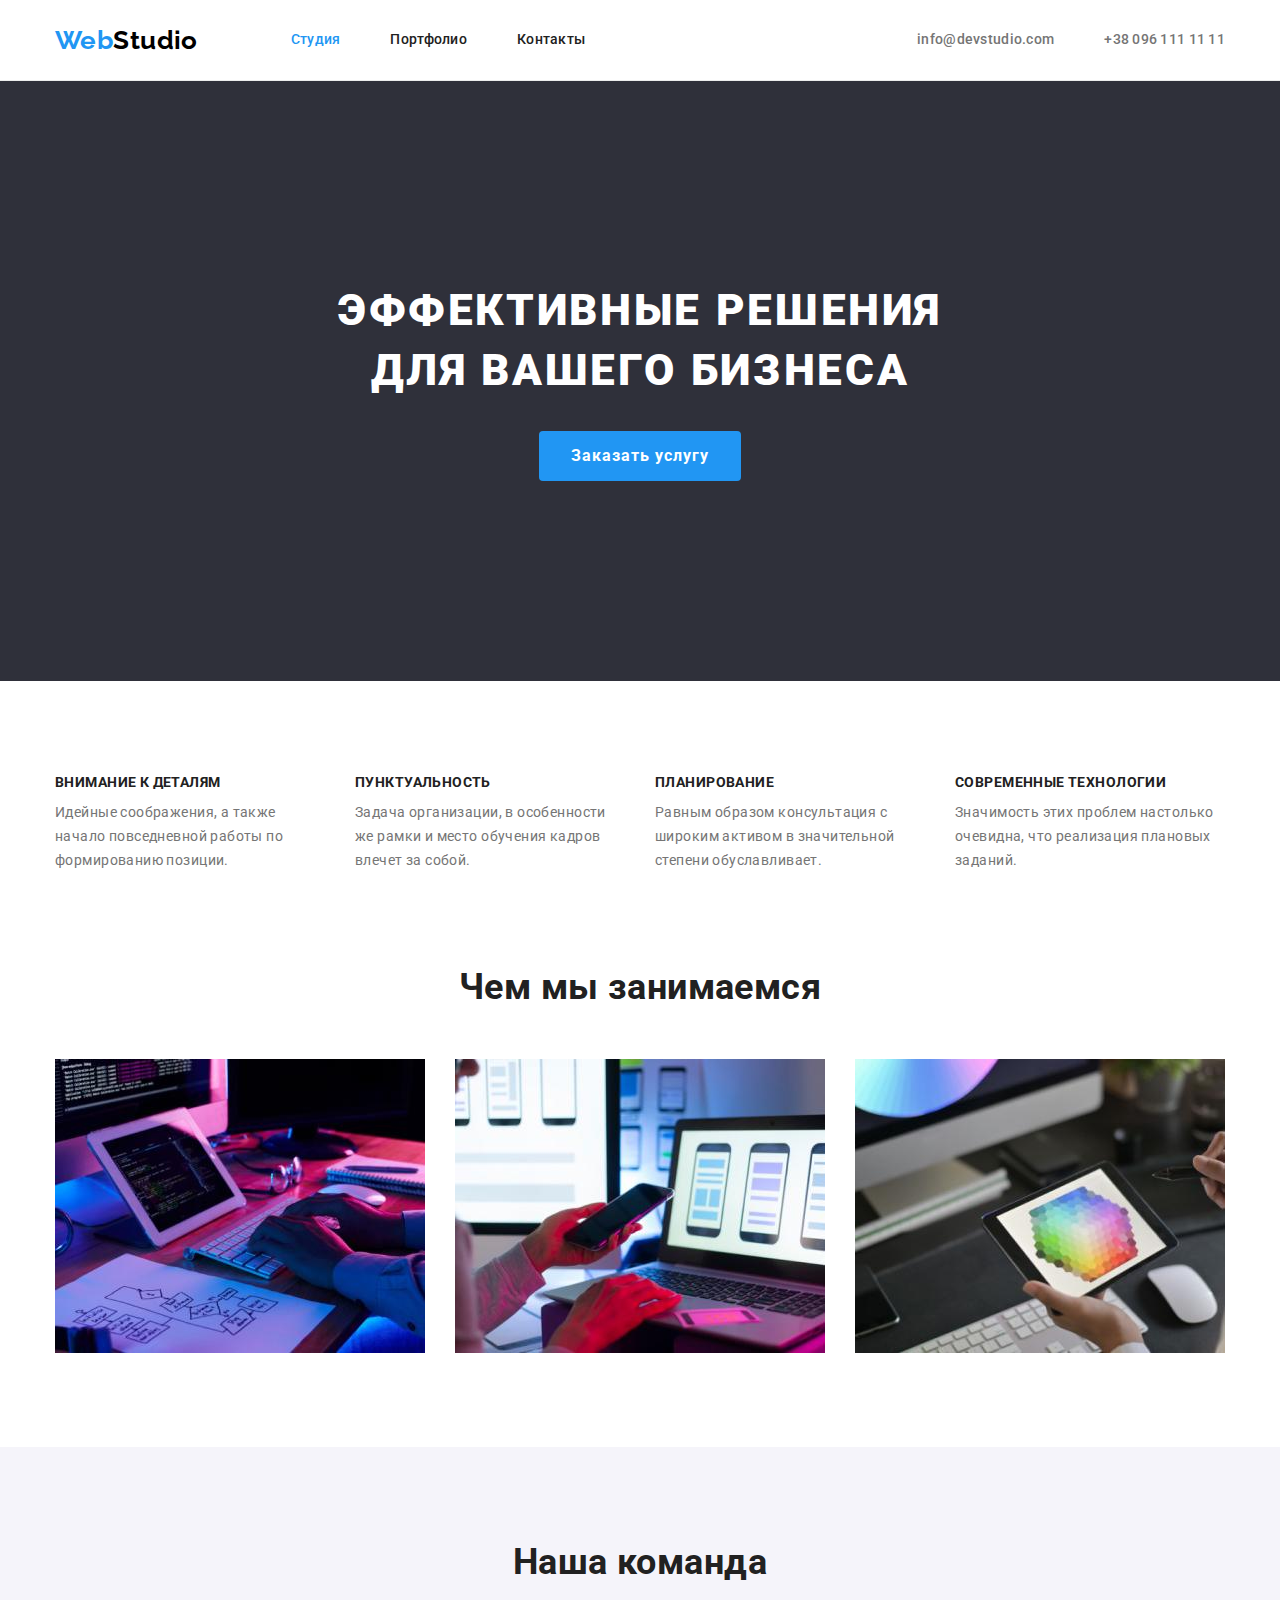
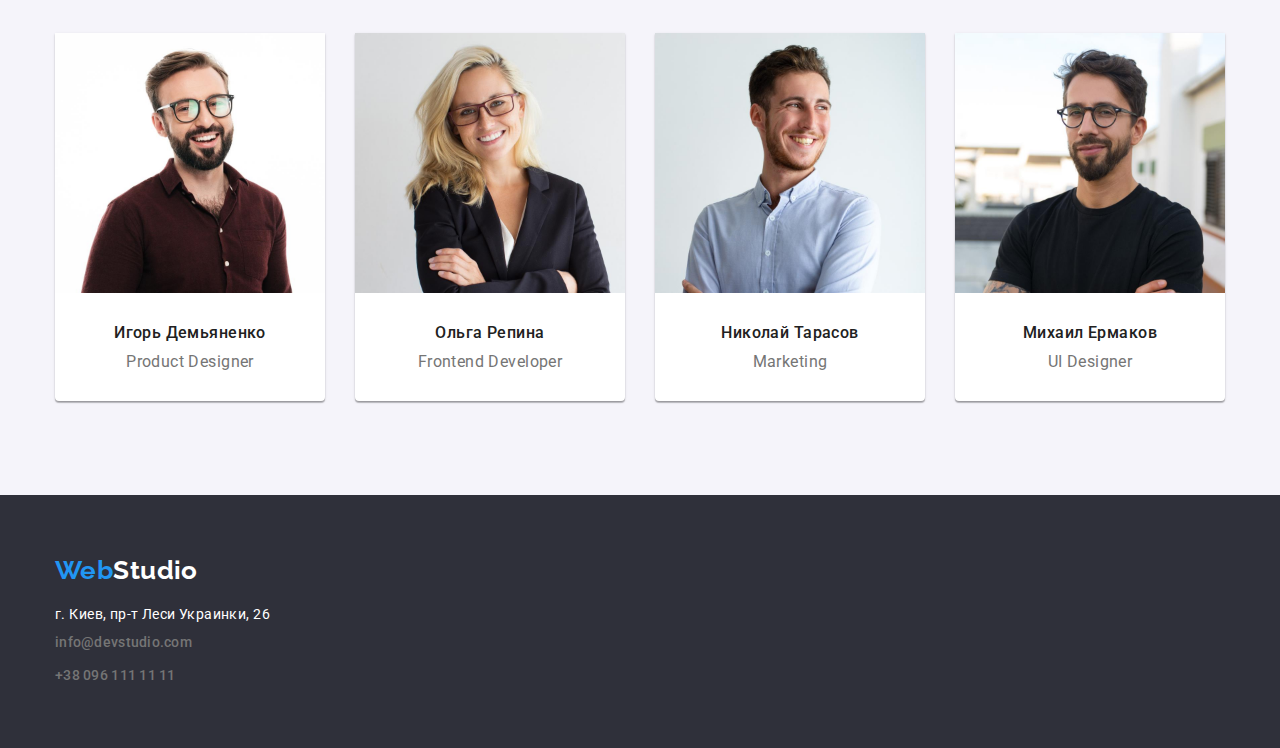
<file: index.html>
<!DOCTYPE html>
<html lang="ru">
<head>
    <meta charset="UTF-8">
    <meta http-equiv="X-UA-Compatible" content="IE=edge">
    <meta name="viewport" content="width=device-width, initial-scale=1.0">
    <link rel="preconnect" href="https://fonts.googleapis.com">
    <link rel="preconnect" href="https://fonts.gstatic.com" crossorigin>
    <link href="https://fonts.googleapis.com/css2?family=Raleway:wght@700&family=Roboto:wght@400;500;700;900&display=swap" rel="stylesheet">
    <title>Document</title>
    <link rel="stylesheet" href="https://cdnjs.cloudflare.com/ajax/libs/modern-normalize/1.1.0/modern-normalize.min.css">
    <Link rel="stylesheet" href="./css/styles.css"></Link>
</head>
<body>
    <!-- Верхняя линия -->
    <header class="header">
        <div class="container main-nav">
            <nav class="header-nav">
                <a href="./index.html" class="header-logo link">Web<span class="logo-accent-black">Studio</span> 
                </a>
                <ul class="header-list list">
                    <li class="header-item"><a href="./index.html" class="header-link current link">Студия</a></li>
                    <li class="header-item"><a href="./portfolio.html" class="header-link link">Портфолио</a></li>
                    <li class="header-item"><a href="" class="header-link link">Контакты</a></li>
                </ul>
            </nav>
            <ul class="contacts list">
                <li class="contact-item"><a href="mailto:info@devstudio.com" class="contact-link link">info@devstudio.com</a></li>
                <li class="contact-item"><a href="tel:+380961111111" class="contact-link link">+38 096 111 11 11</a></li>
            </ul>
        </div>
    </header>
    <main>
            <!-- Шапка -->
                <section class="hero">
                    <div class="container">
                        <h1 class="hero-title">Эффективные решения для вашего бизнеса</h1>
                        <button type="button" class="hero-bth">Заказать услугу</button>
                    </div>
                </section>
            <!-- Особенности -->
            <section class="about">
                <div class="container">
                    <h2 class="visually-hidden">Почему мы лучшие</h2>
                    <ul class="about-list list">
                        <li class="about-item">
                            <h3 class="about-title">Внимание к деталям</h3>
                            <p class="about-text">Идейные соображения, а также начало повседневной работы по формированию позиции.</p>
                        </li>
                        <li class="about-item">
                            <h3 class="about-title">Пунктуальность</h3>
                            <p class="about-text"> Задача организации, в особенности же рамки и место обучения кадров влечет за собой.</p>
                        </li>
                        <li class="about-item">
                            <h3 class="about-title">Планирование</h3>
                            <p class="about-text">Равным образом консультация с широким активом в значительной степени обуславливает.</p>
                        </li>
                        <li class="about-item">
                            <h3 class="about-title">Современные технологии</h3>
                            <p class="about-text">Значимость этих проблем настолько очевидна, что реализация плановых заданий.</p>
                        </li>
                    </ul>
                </div>
            </section>
            <!-- Чем мы занимаемся -->
            <section class="work">
                <div class="container">
                    <h2 class="about-work">Чем мы занимаемся</h2>
                    <ul class="imag-work list">
                        <li class="imag-item"><img src="images/programming.jpg" alt="Человек пишет программу" width="370" height="294"></li>
                        <li class="imag-item"><img src="images/phone.jpg" alt="Проверка мобильной версии" width="370" height="294"></li>
                        <li class="imag-item"><img src="images/colors.jpg" alt="Цветовая палитра" width="370" height="294"></li>
                    </ul>
                </div>
            </section>
            <!-- Наша команда -->
            <section class="teame">
                <div class="container">
                    <h2 class="about-team">Наша команда</h2>
                    <ul class="team-list list">
                        <li class="teame-item">
                            <img src="images/Igor_Demyanenko.jpg" alt="Наш продукт дизайнер" width="270" height="260">
                            <div class="team-card">
                                <h3 class="team-name">Игорь Демьяненко</h3>
                                <p class="team-position">Product Designer</p>
                            </div>
                        </li>
                        <li class="teame-item">
                            <img src="images/Olga_Repina.jpg" alt="Наш фронтент девелопер" width="270" height="260">
                            <div class="team-card">                                
                                <h3 class="team-name">Ольга Репина</h3>
                                <p class="team-position">Frontend Developer</p>
                            </div>
                        </li>
                        <li class="teame-item">
                            <img src="images/Nikolai_Tarasov.jpg" alt="Наш маркетолог" width="270" height="260">
                            <div class="team-card">                                
                                <h3 class="team-name">Николай Тарасов</h3>
                                <p class="team-position">Marketing</p>
                            </div>
                        </li>
                        <li class="teame-item">
                            <img src="images/Mikhail_Ermakov.jpg" alt="Наш ЮАЙ дизайнер" width="270" height="260">
                            <div class="team-card">                                
                                <h3 class="team-name">Михаил Ермаков</h3>
                                <p class="team-position">UI Designer</p>
                            </div>
                        </li>
                    </ul>
                </div>
            </section>
    </main>
    <!-- Подвал -->
    <footer class="footer">
        <div class="container">
            <a href="./index.html" class="logo-footer link">Web<span class="logo-accent-white">Studio</span>
            </a>
            <address class="address">
                <ul class="address-list list">
                    <li class="address-item"><a href="https://g.page/stamp-capital?share" target="_blank" rel="noreferrer noopener" class="address-link link">г. Киев, пр-т Леси Украинки, 26</a></li>
                    <li class="address-item"><a href="mailto:info@devstudio.com" class="contact-link link">info@devstudio.com</a></li>
                    <li class="address-item"><a href="tel:+380961111111" class="contact-link link">+38 096 111 11 11</a></li>
                </ul>
            </address>
        </div>
    </footer>
</body>
</html>
</file>
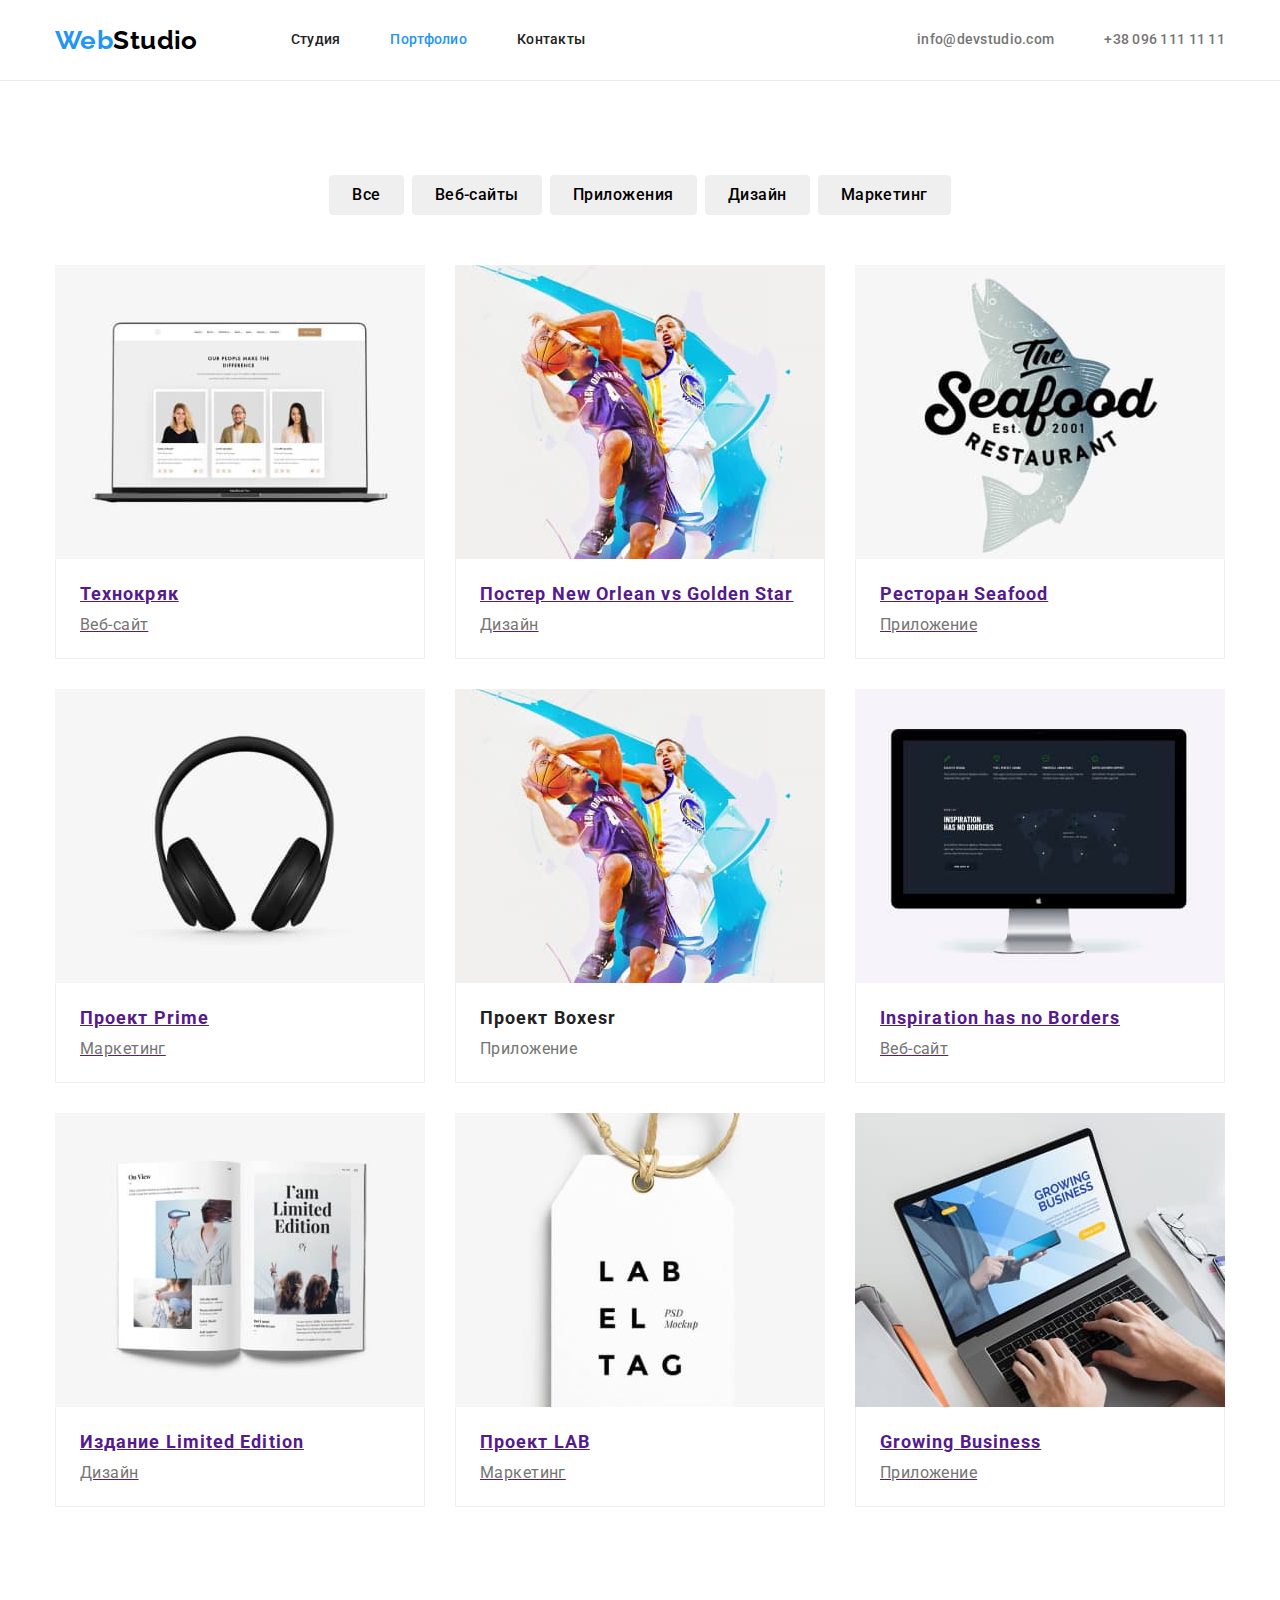
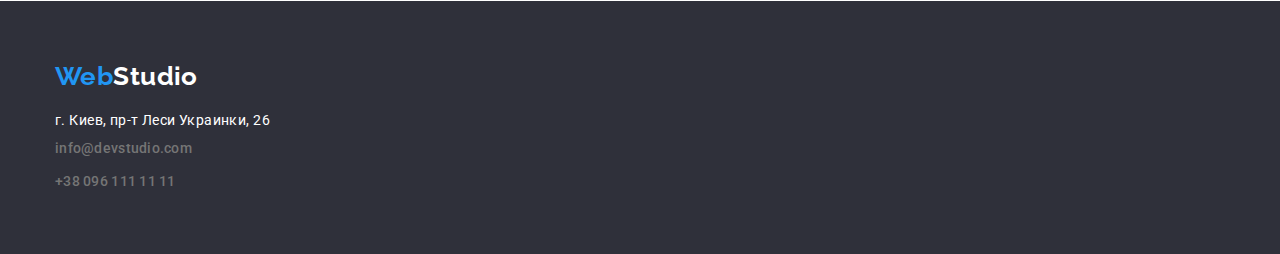
<file: portfolio.html>
<!DOCTYPE html>
<html lang="en">
<head>
    <meta charset="UTF-8">
    <meta http-equiv="X-UA-Compatible" content="IE=edge">
    <meta name="viewport" content="width=device-width, initial-scale=1.0">
    <link rel="preconnect" href="https://fonts.googleapis.com">
    <link rel="preconnect" href="https://fonts.gstatic.com" crossorigin>
    <link href="https://fonts.googleapis.com/css2?family=Raleway:wght@700&family=Roboto:wght@400;500;700;900&display=swap" rel="stylesheet">
    <title>Document</title>
    <link rel="stylesheet" href="https://cdnjs.cloudflare.com/ajax/libs/modern-normalize/1.1.0/modern-normalize.min.css">
    <link rel="stylesheet" href="./css/styles.css">
    </head>
<body>
<!-- Верхняя линия -->
<header class="header">
    <div class="container main-nav">
        <nav class="header-nav">
            <a href="./index.html" class="header-logo link">Web<span class="logo-accent-black">Studio</span>
            </a>
            <ul class="header-list list">
                <li class="header-item"><a href="./index.html" class="header-link link">Студия</a></li>
                <li class="header-item"><a href="./portfolio.html" class="header-link current link">Портфолио</a></li>
                <li class="header-item"><a href="" class="header-link link">Контакты</a></li>
            </ul>
        </nav>
        <ul class="contacts list">
            <li class="contact-item"><a href="mailto:info@devstudio.com" class="contact-link link">info@devstudio.com</a></li>
            <li class="contact-item"><a href="tel:+380961111111" class="contact-link link">+38 096 111 11 11</a></li>
        </ul>
    </div>
</header>
    <main>
        <!-- Портфолио -->
        <section class="gallery">
            <div class="container">
                <h1 class="visually-hidden">Поpтфолио</h1>
                <ul class="button-gallery list">
                    <li class="button-item"><button type="button" class="button-link">Все</button></li>
                    <li class="button-item"><button type="button" class="button-link">Веб-сайты</button></li>
                    <li class="button-item"><button type="button" class="button-link">Приложения</button></li>
                    <li class="button-item"><button type="button" class="button-link">Дизайн</button></li>
                    <li class="button-item"><button type="button" class="button-link">Маркетинг</button></li>
                </ul>
                <ul class="portfolio list">
                    <li class="portfolio-cards">
                        <a href=""><img src="images/Open_laptop.jpg" alt="Веб-сайт" width="370" height="294">                         
                            <div class="name-card">
                                <h2 class="title-cards">Технокряк</h2>
                                <p class="title-item">Веб-сайт</p>
                            </div>
                        </a>
                    </li>
                    <li class="portfolio-cards">
                        <a href=""><img src="images/two_basketball_players.jpg" alt="Два баскетболиста" width="370" height="294">                        
                            <div class="name-card">
                                <h2 class="title-cards">Постер New Orlean vs Golden Star</h2>
                                <p class="title-item">Дизайн</p>
                            </div>
                        </a>
                    </li>
                    <li class="portfolio-cards">
                        <a href=""><img src="images/trademark.jpg" alt="Торговая марка" width="370" height="294">                      
                            <div class="name-card">                            
                                <h2 class="title-cards">Ресторан Seafood</h2>
                                <p class="title-item">Приложение</p>
                            </div>
                        </a>
                    </li>
                    <li class="portfolio-cards">
                        <a href=""><img src="images/earphones.jpg" alt="Наушники" width="370" height="294">                        
                            <div class="name-card">                            
                                <h2 class="title-cards">Проект Prime</h2>
                                <p class="title-item">Маркетинг</p>
                            </div>
                        </a>
                    </li>
                    <li class="portfolio-cards">
                        <a href=""><img src="images/two_basketball_players.jpg" alt="Две коробки" width="370" height="294">
                        </a>                        
                        <div class="name-card">                            
                            <h2 class="title-cards">Проект Boxesr</h2>
                            <p class="title-item">Приложение</p>
                        </div>
                    </li>
                    <li class="portfolio-cards">
                        <a href=""><img src="images/pc_screen.jpg" alt="Компьютер" width="370" height="294">
                            <div class="name-card">                            
                                <h2 class="title-cards">Inspiration has no Borders</h2>
                                <p class="title-item">Веб-сайт</p>
                            </div>
                        </a>
                    </li>
                    <li class="portfolio-cards"> 
                        <a href=""><img src="images/magazine.jpg" alt="Журнал" width="370" height="294">                                               
                            <div class="name-card">
                                <h2 class="title-cards">Издание Limited Edition</h2>
                                <p class="title-item">Дизайн</p>
                            </div>
                        </a>
                    </li>
                    <li class="portfolio-cards">
                        <a href=""><img src="images/keychain.jpg" alt="Брелок" width="370" height="294">                                              
                            <div class="name-card">                            
                                <h2 class="title-cards">Проект LAB</h2>
                                <p class="title-item">Маркетинг</p>
                            </div>
                        </a>
                    </li>
                    <li class="portfolio-cards">
                        <a href=""><img src="images/printing.jpg" alt="Человек печатает" width="370" height="294">                                              
                            <div class="name-card">
                                <h2 class="title-cards">Growing Business</h2>
                                <p class="title-item">Приложение</p>
                            </div>
                        </a>
                    </li>
                </ul>
            </div>
        </section>
    </main>
    <!-- Подвал -->
    <footer class="footer">
        <div class="container">
            <a href="./index.html" class="logo-footer link">Web<span class="logo-accent-white">Studio</span>
            </a>
            <address class="address">
                <ul class="address-list list">
                    <li class="address-item"><a href="https://g.page/stamp-capital?share" target="_blank" rel="noreferrer noopener" class="address-link link">г. Киев, пр-т Леси Украинки, 26</a></li>
                    <li class="address-item"><a href="mailto:info@devstudio.com" class="contact-link link">info@devstudio.com</a></li>
                    <li class="address-item"><a href="tel:+380961111111" class="contact-link link">+38 096 111 11 11</a>
                    </li>
                </ul>
            </address>
        </div>
    </footer>
</body>
</html>
</file>
<file: css/styles.css>
:root {
    --accent-color: #2196F3;
    --main-title-color: #212121;
    --second-title-color: #757575;
    --third-title-color: #FFFFFF;
    --background-top-botton: #2F303A;
    --border-color: #EEEEEE;
}

p,
h1,
h2,
h3,
h4,
h5,
h6 {
    margin: 0;
} 

ul,
ol {
    margin: 0;
    padding-left: 0;
}

img {
    display: block;
    max-width: 100%;
    height: auto;
}

body {
background-color: var(--third-title-color);
color: var(--main-title-color);
letter-spacing: 0.03em;
font-size: 14px;
font-family: "Roboto", sans-serif;
}

.container {
    width: 1200px;
    margin: 0 auto;
    padding-left: 15px;
    padding-right: 15px;
}

.list {
    list-style: none;
}

.link {
    text-decoration: none;
}

/* Верхняя линия */

.header {
    border-bottom: 1px solid #ECECEC;
}

.header-logo {
    align-items: center;
    display: flex;

    font-family: 'Raleway';
    font-weight: 700;
    font-size: 26px;
    line-height: 1.19;
    color: var(--accent-color);

    margin-right: 93px;
}

.logo-accent-black {
    color: #000000;
}

.header-list .header-item:not(:last-child) {
    margin-right: 50px;
}

.contacts .contact-item:not(:last-child) {
    margin-right: 50px;
}

.main-nav {
    display: flex;
}

.header-nav,
.header-list {
    display: flex;
}

.contacts {
    display: flex;
    margin-left: auto;
    align-items: center;
}


.contact-link {
    display: block;

    font-weight: 500;
    line-height: 1.14;
    letter-spacing: 0.02em;
    color: var(--second-title-color);
}

.contact-link:hover,
.contact-link:focus {
    color: var(--accent-color);
}

.header-link {
    display: block;

    font-weight: 500;
    line-height: 1.14;
    letter-spacing: 0.02em;
    color: #212121;

    padding-top: 32px;
    padding-bottom: 32px;
}

.header-link:hover, 
.header-link:focus {
    color: var(--accent-color);
}

.current {
    color: var(--accent-color);
}

/* Шапка */

.hero {
    background-color: var(--background-top-botton);
    text-align: center;

    padding-top: 200px;
    padding-bottom: 200px;
}

.hero-title {
    font-weight: 900;
    font-size: 44px;
    line-height: 1.36;
    letter-spacing: 0.06em;
    text-transform: uppercase;
    color: var(--third-title-color);

    max-width: 696px;
    margin: 0 auto;
    margin-bottom: 30px;
}


.hero-bth {
    font-family: inherit;
    font-weight: 700;
    font-size: 16px;
    line-height: 1.88;
    letter-spacing: 0.06em;
    cursor: pointer;
    background-color: var(--accent-color);
    color: var(--third-title-color);
    border: none; 
    border-radius: 4px;
    padding: 10px 32px;
}

.hero-bth:hover,
.hero-bth:focus {
    background-color: #2195f3e1;
}

/* Особенности */

.about {
    padding-top: 94px;
    padding-bottom: 94px;
}

.visually-hidden {
    position: absolute;
    white-space: nowrap;
    width: 1px;
    height: 1px;
    overflow: hidden;
    border: 0;
    padding: 0;
    clip: rect(0 0 0 0);
    clip-path: inset(50%);
    margin: -1px;
}

.about-list {
    display: flex;
    flex-wrap: wrap;
}

.about-list .about-item {
    width: calc((100% - 90px) / 4);
    margin-right: 30px;
   }

.about-item:nth-child(4n) {
    margin-right: 0;
}

.about-title {
    font-weight: 700;
    font-size: 14px;
    line-height: 1.14;
    text-transform: uppercase;

    margin-bottom: 10px;
}

.about-text {
    line-height: 1.71;
    color: var(--second-title-color);
}

/* Чем мы занимаемся */
.work {
    padding-top: 0;
    padding-bottom: 94px;
}

.imag-work {
    display: flex;
    flex-wrap: wrap;
}

.imag-item {
    display: block;
}

.imag-work .imag-item {
    width: calc((100% - 60px) / 3);
    margin-right: 30px;
}

.imag-item:nth-child(3n) {
    margin-right: 0;
}

.about-work, 
.about-team {
    font-weight: 700;
    font-size: 36px;
    line-height: 1.17;
    text-align: center;

    margin-bottom: 50px;
}

.teame {
    background-color: #F5F4FA;

    padding-top: 94px;
    padding-bottom: 94px;
}

/* Наша команда */
.team-list {
    display: flex;
    flex-wrap: wrap;
}

.team-list .teame-item {
    width: calc((100% - 90px) / 4);
    margin-right: 30px;
}

.teame-item:nth-child(4n) {
    margin-right: 0;
}  

.teame-item {
    border-radius: 0px 0px 4px 4px;
    background-color: #FFFFFF;
    box-shadow: 0px 1px 3px rgba(0, 0, 0, 0.12), 0px 1px 1px rgba(0, 0, 0, 0.14), 0px 2px 1px rgba(0, 0, 0, 0.2);
}

.team-name{
    font-weight: 500;
    font-size: 16px;
    line-height: 1.19;
    text-align: center;
    
    margin-bottom: 10px;
}

.team-position {
    font-size: 16px;
    line-height: 1.19;
    text-align: center;
    color: var(--second-title-color);
}

.team-card {
    padding-top: 30px;
    padding-bottom: 30px;
}

/* Подвал */

.footer {
    background-color: var(--background-top-botton);
    padding-top: 60px;
    padding-bottom: 60px;
}

.logo-footer {
    display: block;

    font-family: 'Raleway';
    font-weight: 700;
    font-size: 26px;
    line-height: 1.19;
    color: var(--accent-color);

    margin-bottom: 20px;
}

.address-item {
    margin-bottom: 9px;
}

.address-item:last-child {
    margin-bottom: 0;
}

.logo-accent-white {
    color: var(--third-title-color);
}

.address-link {
    font-style: normal;
    line-height: 1,71;
    color: var(--third-title-color);
}

.contact-link {
    font-style: normal;
    line-height: 1.71;
}

.address-link:hover,
.address-link:focus,
.address-link:hover,
.address-link:focus {
    color: var(--accent-color);
}

/* Портфолио */

.gallery {
    padding-top: 94px;
    padding-bottom: 94px;
}

.button-gallery {
    display: flex;
    justify-content: center;

    margin-bottom: 50px;
}

.button-link {
    font-family: inherit;
    cursor: pointer;
    font-weight: 500;
    font-size: 16px;
    line-height: 1.62;
    letter-spacing: 0.03em;
    text-align: center;

    padding: 6px 22px;
    border: 1px solid var(--border-color);
    border-radius: 4px;
}

.button-item {
    margin-right: 8px;
}

.button-item:last-child {
    margin-right: 0;
}

.button-link:hover,
.button-link:focus {
    background-color: var(--accent-color);
    color: var(--third-title-color);
}

.title-cards {
    font-weight: 700;
    font-size: 18px;
    line-height: 1.62;
    letter-spacing: 0.06em;
    margin-bottom: 4px;
}

.title-item {
    font-size: 16px;
    line-height: 1.62;
    color: var(--second-title-color);
}

.name-card {
    border: 1px solid var(--border-color);
    border-top: none;
    padding: 20px 24px;
}

.portfolio {
    display: flex;
    flex-wrap: wrap;
}

.portfolio .portfolio-cards {
    width: calc((100% - 60px) / 3);
    margin-bottom: 30px;
    margin-right: 30px;
}

.portfolio-cards:nth-last-child(-n + 3) {
    margin-bottom: 0;
}

.portfolio-cards:nth-child(3n) {
    margin-right: 0;
}
</file>
